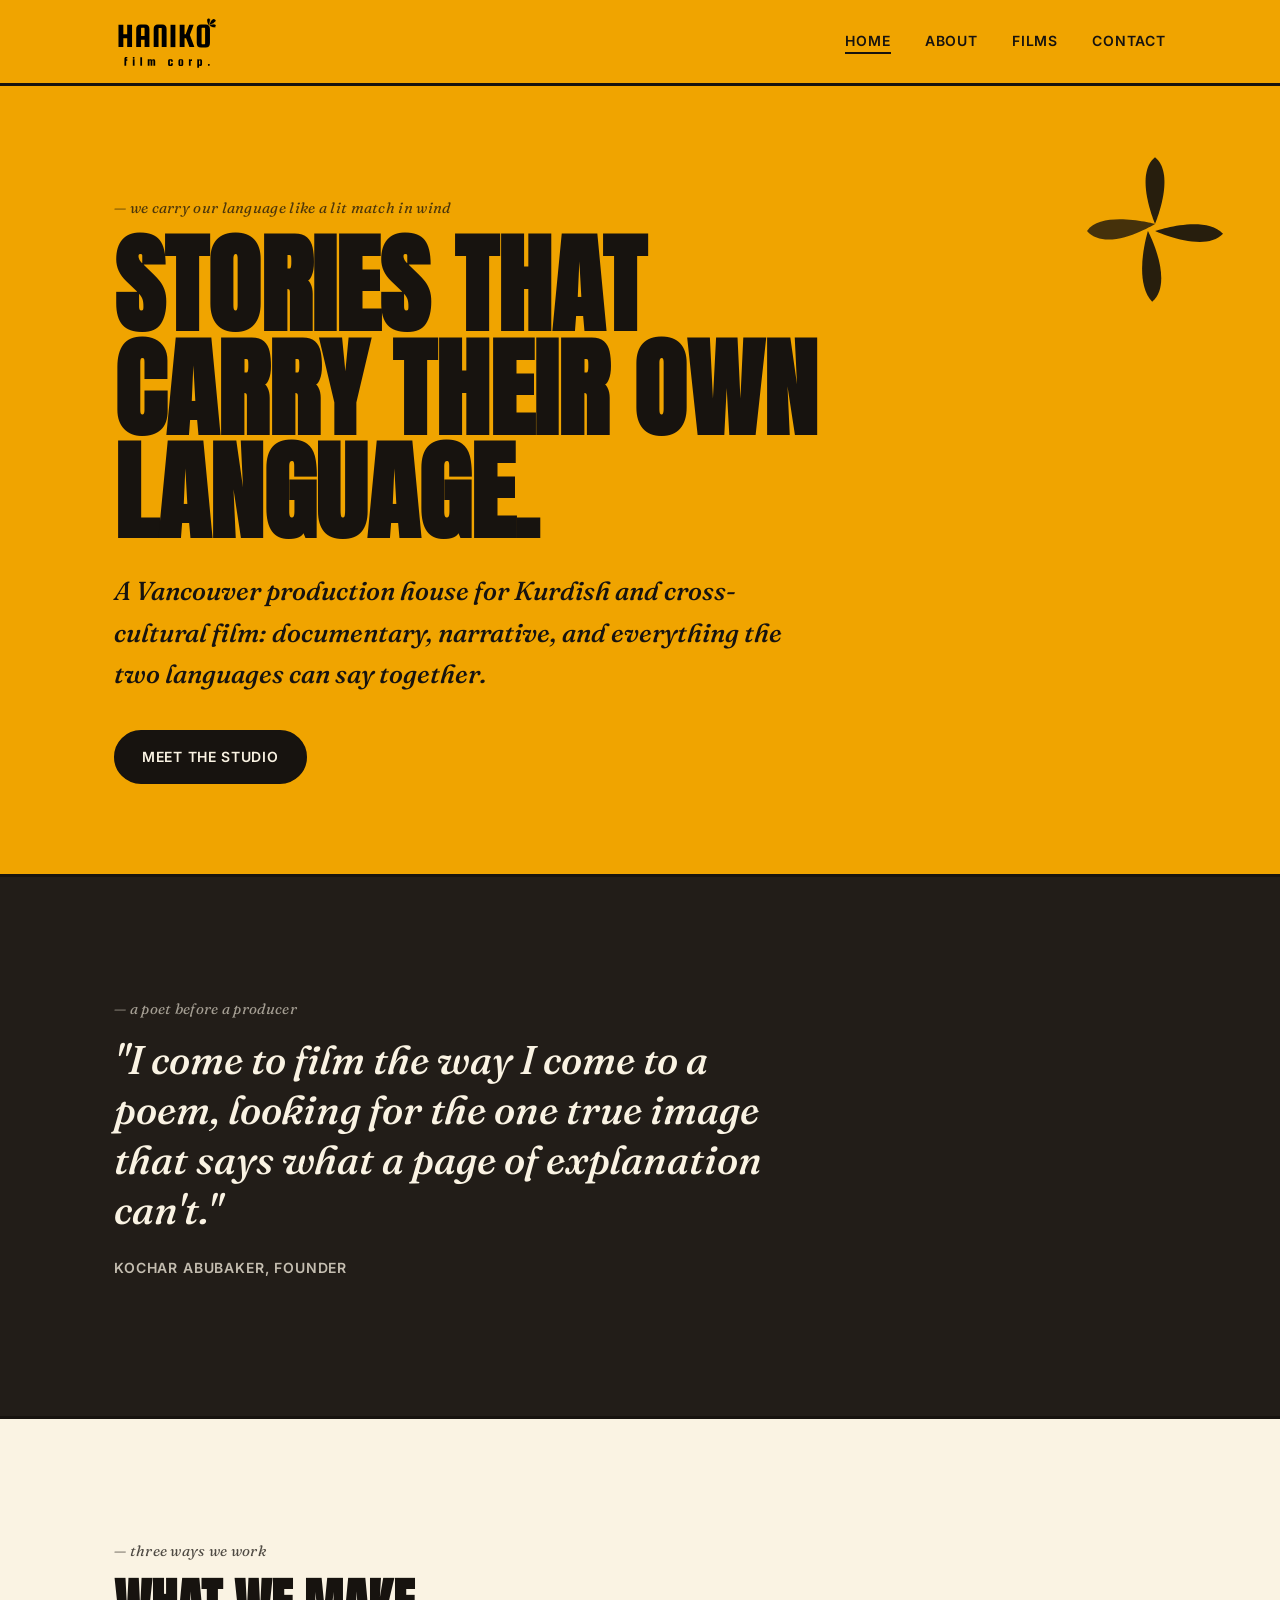
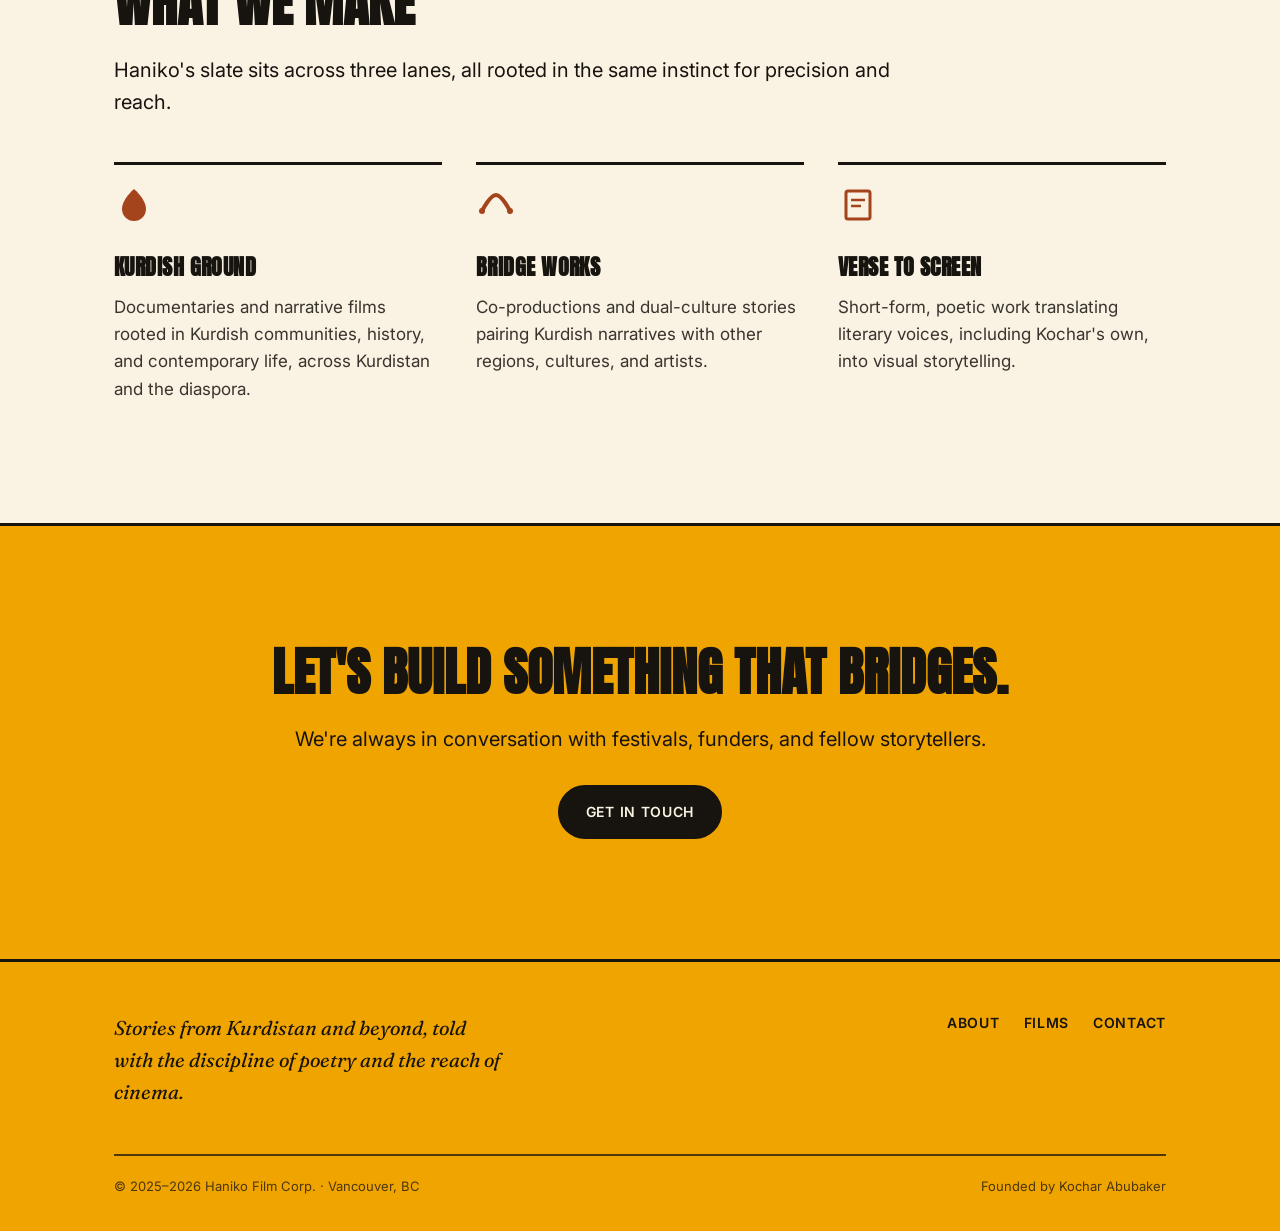
<file: index.html>
<!DOCTYPE html>
<html lang="en">
<head>
<meta charset="UTF-8">
<meta name="viewport" content="width=device-width, initial-scale=1.0">
<title>Haniko Film Corp. · Vancouver, est. 2025</title>
<meta name="description" content="Haniko Film Corp. is a Vancouver-based production company founded by Kurdish poet and producer Kochar Abubaker, producing Kurdish and cross-cultural documentary and narrative film.">
<link rel="icon" href="assets/logo.png">
<link rel="stylesheet" href="styles.css">
</head>
<body>

<nav class="site-nav">
  <div class="wrap">
    <a class="brand" href="index.html" aria-label="Haniko Film Corp."><span class="brand-lockup"><img class="brand-mark" src="assets/logo-mark.svg" alt=""><img class="brand-sub" src="assets/logo-sub.svg" alt=""></span></a>
    <button class="nav-toggle" aria-label="Open menu" aria-expanded="false"><span></span></button>
    <ul class="nav-links">
      <li><a href="index.html" aria-current="page">Home</a></li>
      <li><a href="about.html">About</a></li>
      <li><a href="films.html">Films</a></li>
      <li><a href="contact.html">Contact</a></li>
    </ul>
  </div>
</nav>

<header class="hero">
  <svg class="bloom" viewBox="0 0 120 120" fill="none" xmlns="http://www.w3.org/2000/svg" aria-hidden="true" style="color:var(--ink)">
    <path d="M60 55C60 55 45 20 60 8C75 20 60 55 60 55Z" fill="currentColor"/>
    <path d="M60 60C60 60 95 48 108 62C95 76 60 60 60 60Z" fill="currentColor"/>
    <path d="M55 60C55 60 44 95 58 110C74 96 55 60 55 60Z" fill="currentColor"/>
    <path d="M60 55C60 55 22 45 12 60C26 76 60 55 60 55Z" fill="currentColor" opacity="0.85"/>
  </svg>
  <div class="wrap">
    <p class="verse">we carry our language like a lit match in wind</p>
    <h1>Stories that carry their own language.</h1>
    <p class="lede">A Vancouver production house for Kurdish and cross-cultural film: documentary, narrative, and everything the two languages can say together.</p>
    <a class="btn btn-dark" href="about.html">Meet the studio</a>
  </div>
</header>

<section class="section-dark">
  <div class="wrap reveal">
    <p class="verse" style="opacity:0.6">a poet before a producer</p>
    <p class="pull-quote">"I come to film the way I come to a poem, looking for the one true image that says what a page of explanation can't."</p>
    <p class="pull-quote-attr">Kochar Abubaker, Founder</p>
  </div>
</section>

<section class="section-cream">
  <div class="wrap reveal">
    <p class="verse">three ways we work</p>
    <h2>What we make</h2>
    <p class="lead-text">Haniko's slate sits across three lanes, all rooted in the same instinct for precision and reach.</p>
    <div class="pillars">
      <div class="pillar">
        <svg viewBox="0 0 40 40" fill="none" aria-hidden="true"><path d="M20 4C20 4 8 14 8 24a12 12 0 0024 0c0-10-12-20-12-20Z" fill="var(--rust)"/></svg>
        <h3>Kurdish Ground</h3>
        <p>Documentaries and narrative films rooted in Kurdish communities, history, and contemporary life, across Kurdistan and the diaspora.</p>
      </div>
      <div class="pillar">
        <svg viewBox="0 0 40 40" fill="none" aria-hidden="true"><path d="M6 26C6 26 14 10 20 10s14 16 14 16" stroke="var(--rust)" stroke-width="4" stroke-linecap="round"/><circle cx="6" cy="26" r="3" fill="var(--rust)"/><circle cx="34" cy="26" r="3" fill="var(--rust)"/></svg>
        <h3>Bridge Works</h3>
        <p>Co-productions and dual-culture stories pairing Kurdish narratives with other regions, cultures, and artists.</p>
      </div>
      <div class="pillar">
        <svg viewBox="0 0 40 40" fill="none" aria-hidden="true"><rect x="8" y="6" width="24" height="28" rx="2" stroke="var(--rust)" stroke-width="3"/><line x1="13" y1="15" x2="27" y2="15" stroke="var(--rust)" stroke-width="2.5"/><line x1="13" y1="21" x2="23" y2="21" stroke="var(--rust)" stroke-width="2.5"/></svg>
        <h3>Verse to Screen</h3>
        <p>Short-form, poetic work translating literary voices, including Kochar's own, into visual storytelling.</p>
      </div>
    </div>
  </div>
</section>

<section class="section-marigold">
  <div class="wrap reveal" style="text-align:center">
    <h2>Let's build something that bridges.</h2>
    <p class="lead-text" style="margin:0 auto 30px">We're always in conversation with festivals, funders, and fellow storytellers.</p>
    <a class="btn btn-dark" href="contact.html">Get in touch</a>
  </div>
</section>

<footer>
  <div class="wrap">
    <div class="footer-grid">
      <p class="footer-tagline">Stories from Kurdistan and beyond, told with the discipline of poetry and the reach of cinema.</p>
      <ul class="footer-links">
        <li><a href="about.html">About</a></li>
        <li><a href="films.html">Films</a></li>
        <li><a href="contact.html">Contact</a></li>
      </ul>
    </div>
    <div class="footer-bottom">
      <span>© 2025–2026 Haniko Film Corp. · Vancouver, BC</span>
      <span>Founded by Kochar Abubaker</span>
    </div>
  </div>
</footer>

<script src="script.js"></script>
</body>
</html>
</file>
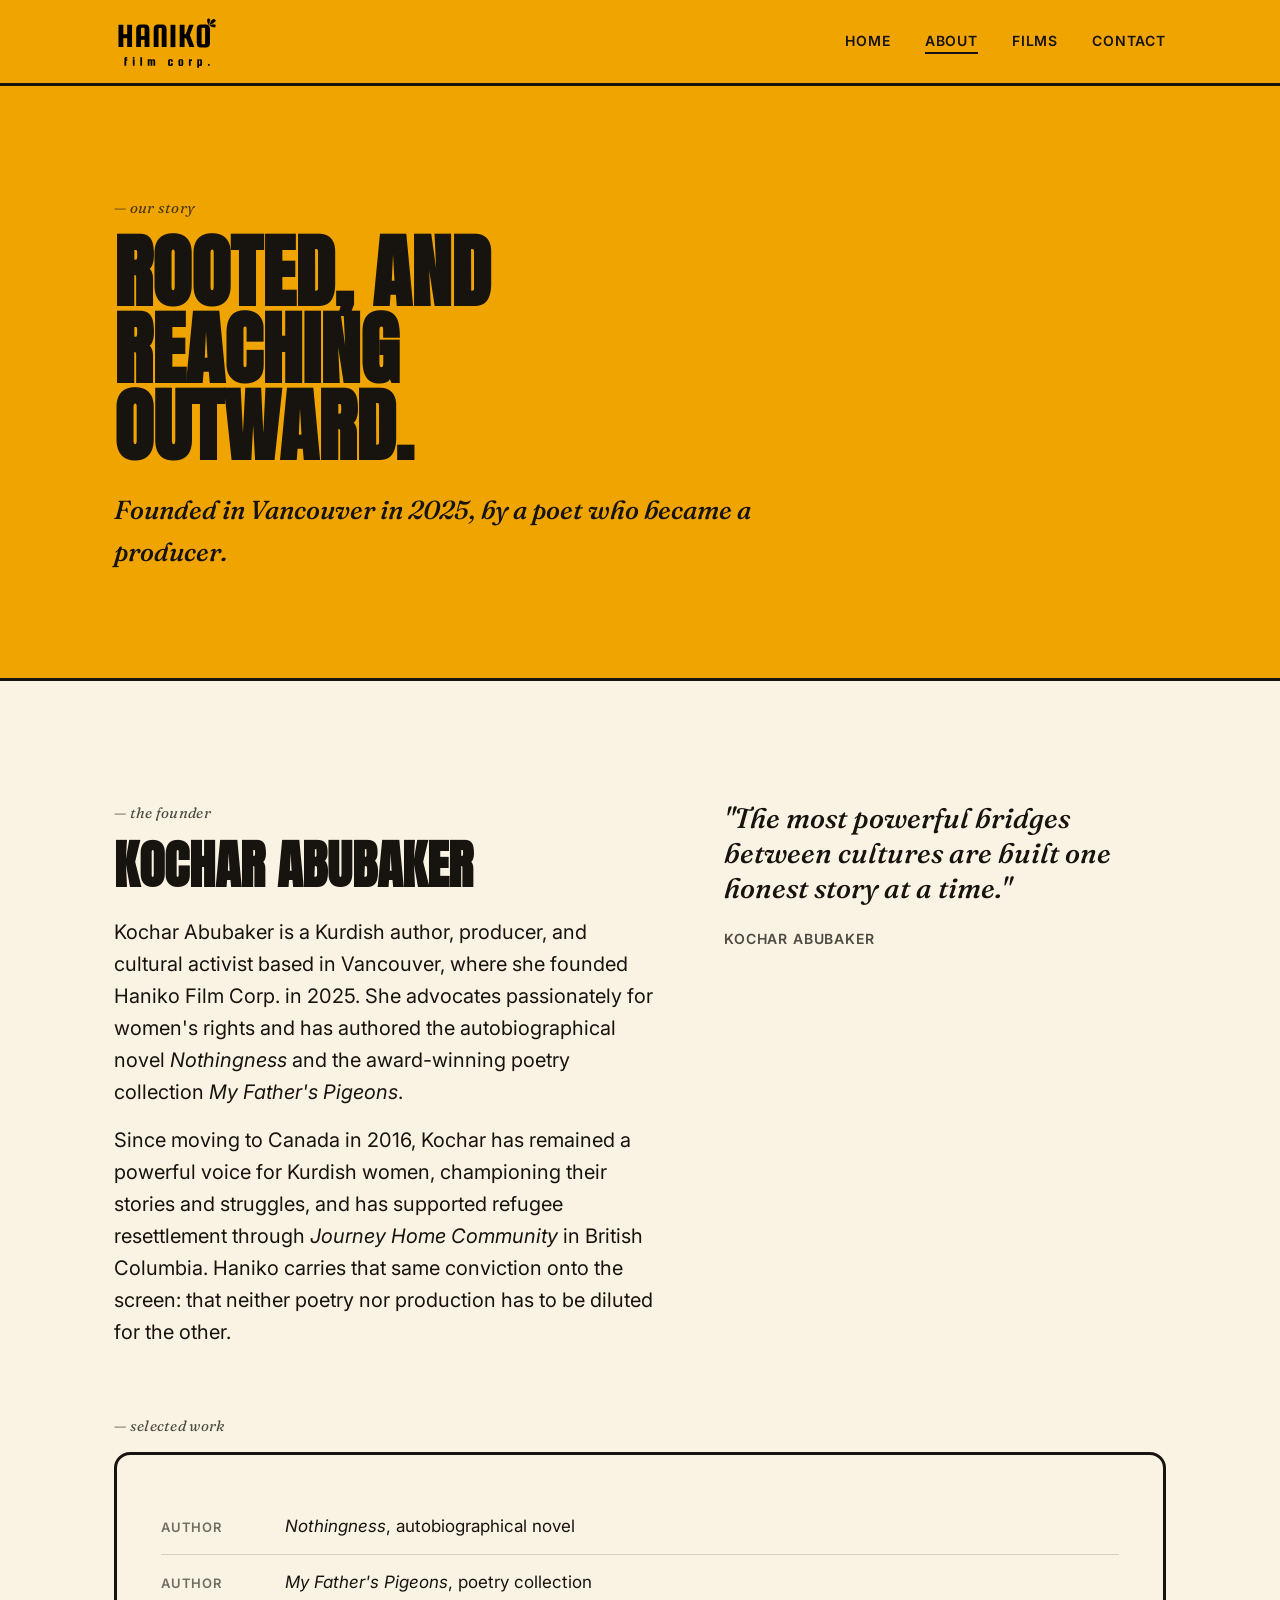
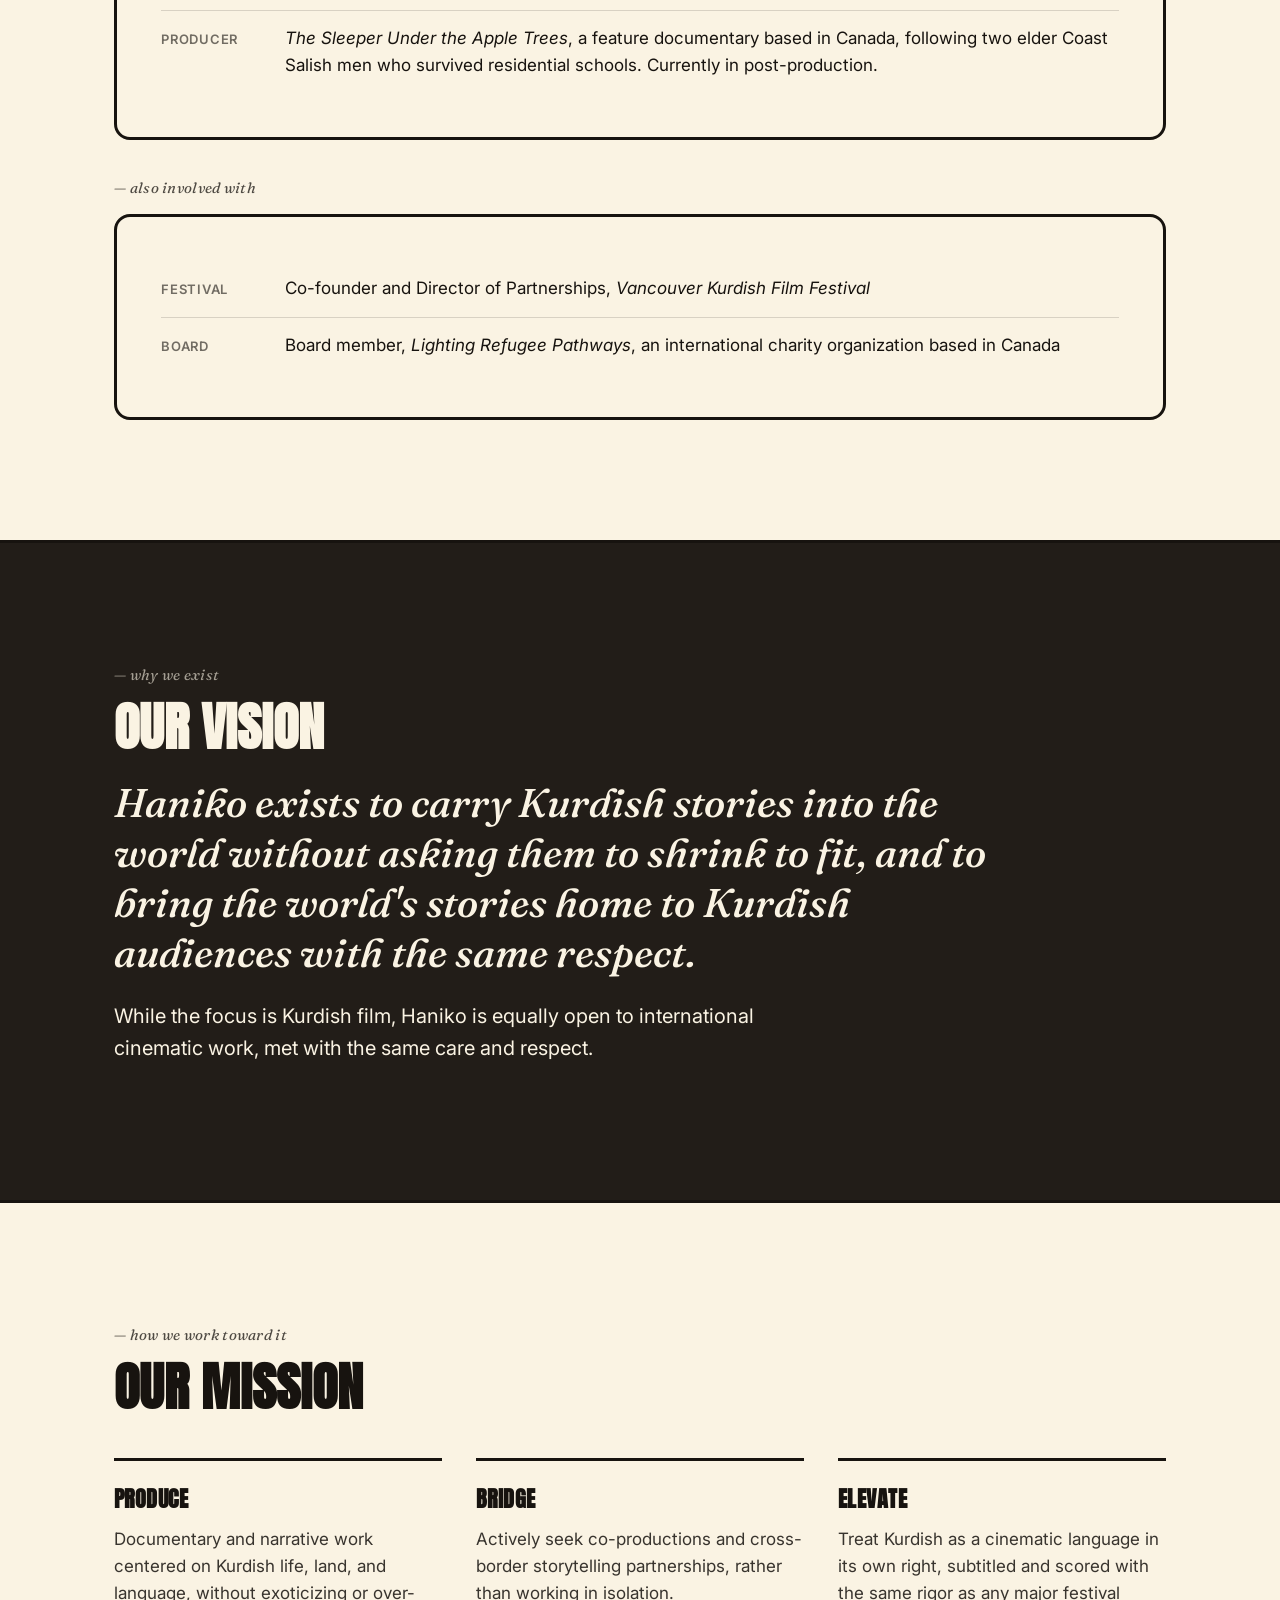
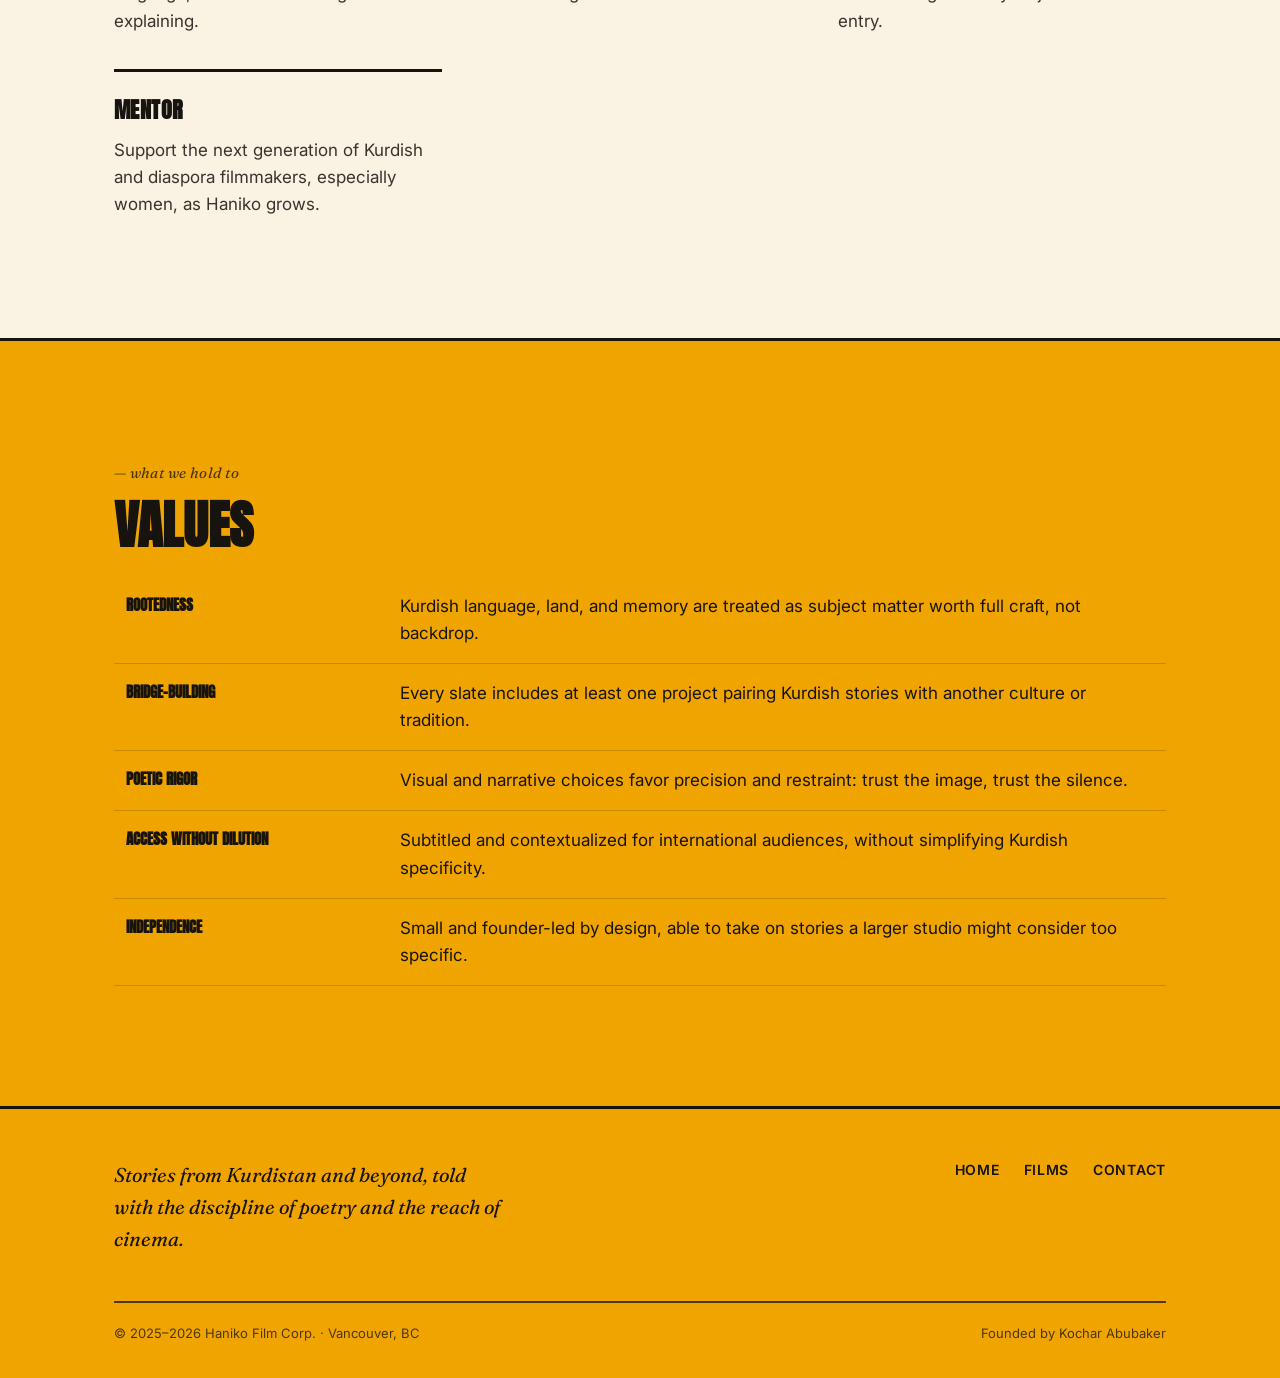
<file: about.html>
<!DOCTYPE html>
<html lang="en">
<head>
<meta charset="UTF-8">
<meta name="viewport" content="width=device-width, initial-scale=1.0">
<title>About · Haniko Film Corp.</title>
<meta name="description" content="Haniko Film Corp. was founded in 2025 by Kurdish poet and producer Kochar Abubaker. Our vision, mission, and values.">
<link rel="icon" href="assets/logo.png">
<link rel="stylesheet" href="styles.css">
</head>
<body>

<nav class="site-nav">
  <div class="wrap">
    <a class="brand" href="index.html" aria-label="Haniko Film Corp."><span class="brand-lockup"><img class="brand-mark" src="assets/logo-mark.svg" alt=""><img class="brand-sub" src="assets/logo-sub.svg" alt=""></span></a>
    <button class="nav-toggle" aria-label="Open menu" aria-expanded="false"><span></span></button>
    <ul class="nav-links">
      <li><a href="index.html">Home</a></li>
      <li><a href="about.html" aria-current="page">About</a></li>
      <li><a href="films.html">Films</a></li>
      <li><a href="contact.html">Contact</a></li>
    </ul>
  </div>
</nav>

<header class="hero" style="padding-bottom:70px">
  <div class="wrap">
    <p class="verse">our story</p>
    <h1 style="font-size:clamp(38px,7vw,80px)">Rooted, and reaching outward.</h1>
    <p class="lede">Founded in Vancouver in 2025, by a poet who became a producer.</p>
  </div>
</header>

<section class="section-cream">
  <div class="wrap reveal split">
    <div>
      <p class="verse">the founder</p>
      <h2>Kochar Abubaker</h2>
      <p class="lead-text">Kochar Abubaker is a Kurdish author, producer, and cultural activist based in Vancouver, where she founded Haniko Film Corp. in 2025. She advocates passionately for women's rights and has authored the autobiographical novel <em>Nothingness</em> and the award-winning poetry collection <em>My Father's Pigeons</em>.</p>
      <p class="lead-text">Since moving to Canada in 2016, Kochar has remained a powerful voice for Kurdish women, championing their stories and struggles, and has supported refugee resettlement through <em>Journey Home Community</em> in British Columbia. Haniko carries that same conviction onto the screen: that neither poetry nor production has to be diluted for the other.</p>
    </div>
    <div>
      <p class="pull-quote" style="font-size:clamp(20px,2.6vw,28px)">"The most powerful bridges between cultures are built one honest story at a time."</p>
      <p class="pull-quote-attr">Kochar Abubaker</p>
    </div>
  </div>
  <div class="wrap reveal" style="margin-top:50px">
    <p class="verse">selected work</p>
    <div class="contact-card">
      <div class="contact-row">
        <span class="label">Author</span>
        <span><em>Nothingness</em>, autobiographical novel</span>
      </div>
      <div class="contact-row">
        <span class="label">Author</span>
        <span><em>My Father's Pigeons</em>, poetry collection</span>
      </div>
      <div class="contact-row">
        <span class="label">Producer</span>
        <span><em>The Sleeper Under the Apple Trees</em>, a feature documentary based in Canada, following two elder Coast Salish men who survived residential schools. Currently in post-production.</span>
      </div>
    </div>
  </div>
  <div class="wrap reveal" style="margin-top:36px">
    <p class="verse">also involved with</p>
    <div class="contact-card">
      <div class="contact-row">
        <span class="label">Festival</span>
        <span>Co-founder and Director of Partnerships, <em>Vancouver Kurdish Film Festival</em></span>
      </div>
      <div class="contact-row">
        <span class="label">Board</span>
        <span>Board member, <em>Lighting Refugee Pathways</em>, an international charity organization based in Canada</span>
      </div>
    </div>
  </div>
</section>

<section class="section-dark">
  <div class="wrap reveal">
    <p class="verse" style="opacity:0.6">why we exist</p>
    <h2>Our vision</h2>
    <p class="pull-quote" style="max-width:34ch">Haniko exists to carry Kurdish stories into the world without asking them to shrink to fit, and to bring the world's stories home to Kurdish audiences with the same respect.</p>
    <p class="lead-text" style="max-width:56ch">While the focus is Kurdish film, Haniko is equally open to international cinematic work, met with the same care and respect.</p>
  </div>
</section>

<section class="section-cream">
  <div class="wrap reveal">
    <p class="verse">how we work toward it</p>
    <h2>Our mission</h2>
    <div class="pillars">
      <div class="pillar">
        <h3>Produce</h3>
        <p>Documentary and narrative work centered on Kurdish life, land, and language, without exoticizing or over-explaining.</p>
      </div>
      <div class="pillar">
        <h3>Bridge</h3>
        <p>Actively seek co-productions and cross-border storytelling partnerships, rather than working in isolation.</p>
      </div>
      <div class="pillar">
        <h3>Elevate</h3>
        <p>Treat Kurdish as a cinematic language in its own right, subtitled and scored with the same rigor as any major festival entry.</p>
      </div>
      <div class="pillar">
        <h3>Mentor</h3>
        <p>Support the next generation of Kurdish and diaspora filmmakers, especially women, as Haniko grows.</p>
      </div>
    </div>
  </div>
</section>

<section class="section-marigold">
  <div class="wrap reveal">
    <p class="verse">what we hold to</p>
    <h2>Values</h2>
    <table class="values">
      <tr><th>Rootedness</th><td>Kurdish language, land, and memory are treated as subject matter worth full craft, not backdrop.</td></tr>
      <tr><th>Bridge-building</th><td>Every slate includes at least one project pairing Kurdish stories with another culture or tradition.</td></tr>
      <tr><th>Poetic rigor</th><td>Visual and narrative choices favor precision and restraint: trust the image, trust the silence.</td></tr>
      <tr><th>Access without dilution</th><td>Subtitled and contextualized for international audiences, without simplifying Kurdish specificity.</td></tr>
      <tr><th>Independence</th><td>Small and founder-led by design, able to take on stories a larger studio might consider too specific.</td></tr>
    </table>
  </div>
</section>

<footer>
  <div class="wrap">
    <div class="footer-grid">
      <p class="footer-tagline">Stories from Kurdistan and beyond, told with the discipline of poetry and the reach of cinema.</p>
      <ul class="footer-links">
        <li><a href="index.html">Home</a></li>
        <li><a href="films.html">Films</a></li>
        <li><a href="contact.html">Contact</a></li>
      </ul>
    </div>
    <div class="footer-bottom">
      <span>© 2025–2026 Haniko Film Corp. · Vancouver, BC</span>
      <span>Founded by Kochar Abubaker</span>
    </div>
  </div>
</footer>

<script src="script.js"></script>
</body>
</html>
</file>
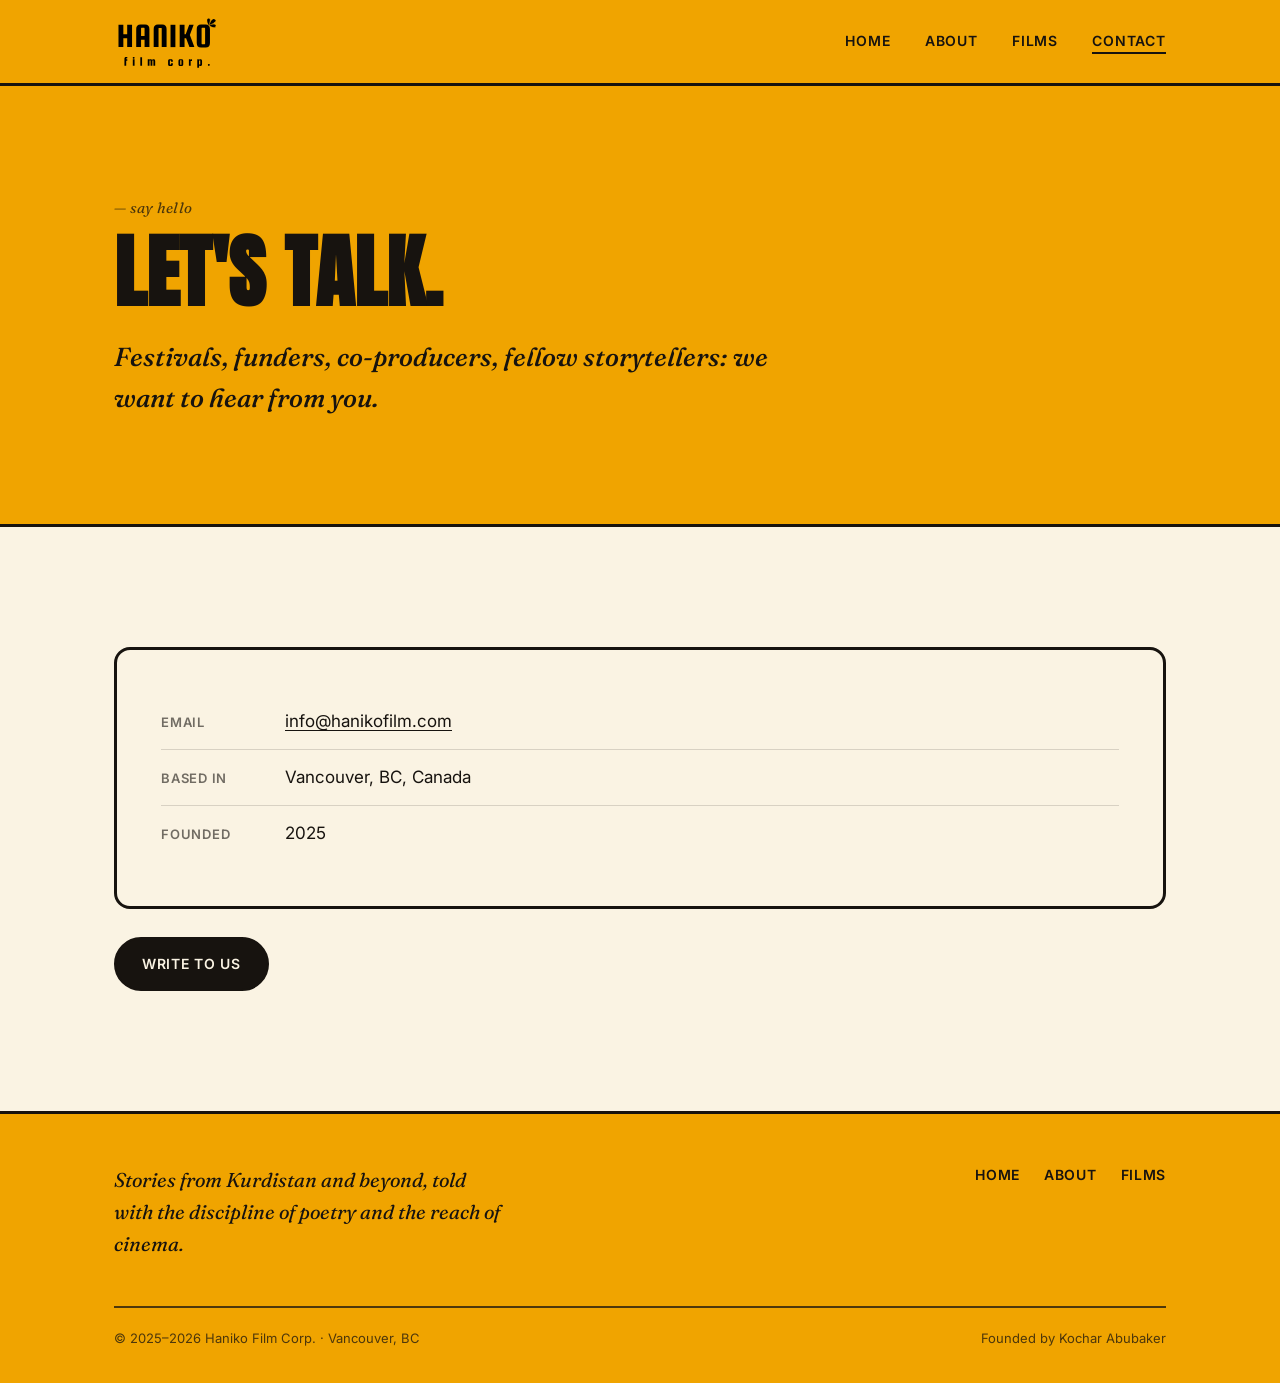
<file: contact.html>
<!DOCTYPE html>
<html lang="en">
<head>
<meta charset="UTF-8">
<meta name="viewport" content="width=device-width, initial-scale=1.0">
<title>Contact · Haniko Film Corp.</title>
<meta name="description" content="Get in touch with Haniko Film Corp., Vancouver, BC.">
<link rel="icon" href="assets/logo.png">
<link rel="stylesheet" href="styles.css">
</head>
<body>

<nav class="site-nav">
  <div class="wrap">
    <a class="brand" href="index.html" aria-label="Haniko Film Corp."><span class="brand-lockup"><img class="brand-mark" src="assets/logo-mark.svg" alt=""><img class="brand-sub" src="assets/logo-sub.svg" alt=""></span></a>
    <button class="nav-toggle" aria-label="Open menu" aria-expanded="false"><span></span></button>
    <ul class="nav-links">
      <li><a href="index.html">Home</a></li>
      <li><a href="about.html">About</a></li>
      <li><a href="films.html">Films</a></li>
      <li><a href="contact.html" aria-current="page">Contact</a></li>
    </ul>
  </div>
</nav>

<header class="hero" style="padding-bottom:70px">
  <div class="wrap">
    <p class="verse">say hello</p>
    <h1 style="font-size:clamp(38px,7vw,80px)">Let's talk.</h1>
    <p class="lede">Festivals, funders, co-producers, fellow storytellers: we want to hear from you.</p>
  </div>
</header>

<section class="section-cream">
  <div class="wrap reveal">
    <div class="contact-card">
      <div class="contact-row">
        <span class="label">Email</span>
        <a href="mailto:info@hanikofilm.com">info@hanikofilm.com</a>
      </div>
      <div class="contact-row">
        <span class="label">Based in</span>
        <span>Vancouver, BC, Canada</span>
      </div>
      <div class="contact-row">
        <span class="label">Founded</span>
        <span>2025</span>
      </div>
    </div>
    <div style="margin-top:28px">
      <a class="btn btn-dark" href="mailto:info@hanikofilm.com">Write to us</a>
    </div>
  </div>
</section>

<footer>
  <div class="wrap">
    <div class="footer-grid">
      <p class="footer-tagline">Stories from Kurdistan and beyond, told with the discipline of poetry and the reach of cinema.</p>
      <ul class="footer-links">
        <li><a href="index.html">Home</a></li>
        <li><a href="about.html">About</a></li>
        <li><a href="films.html">Films</a></li>
      </ul>
    </div>
    <div class="footer-bottom">
      <span>© 2025–2026 Haniko Film Corp. · Vancouver, BC</span>
      <span>Founded by Kochar Abubaker</span>
    </div>
  </div>
</footer>

<script src="script.js"></script>
</body>
</html>
</file>
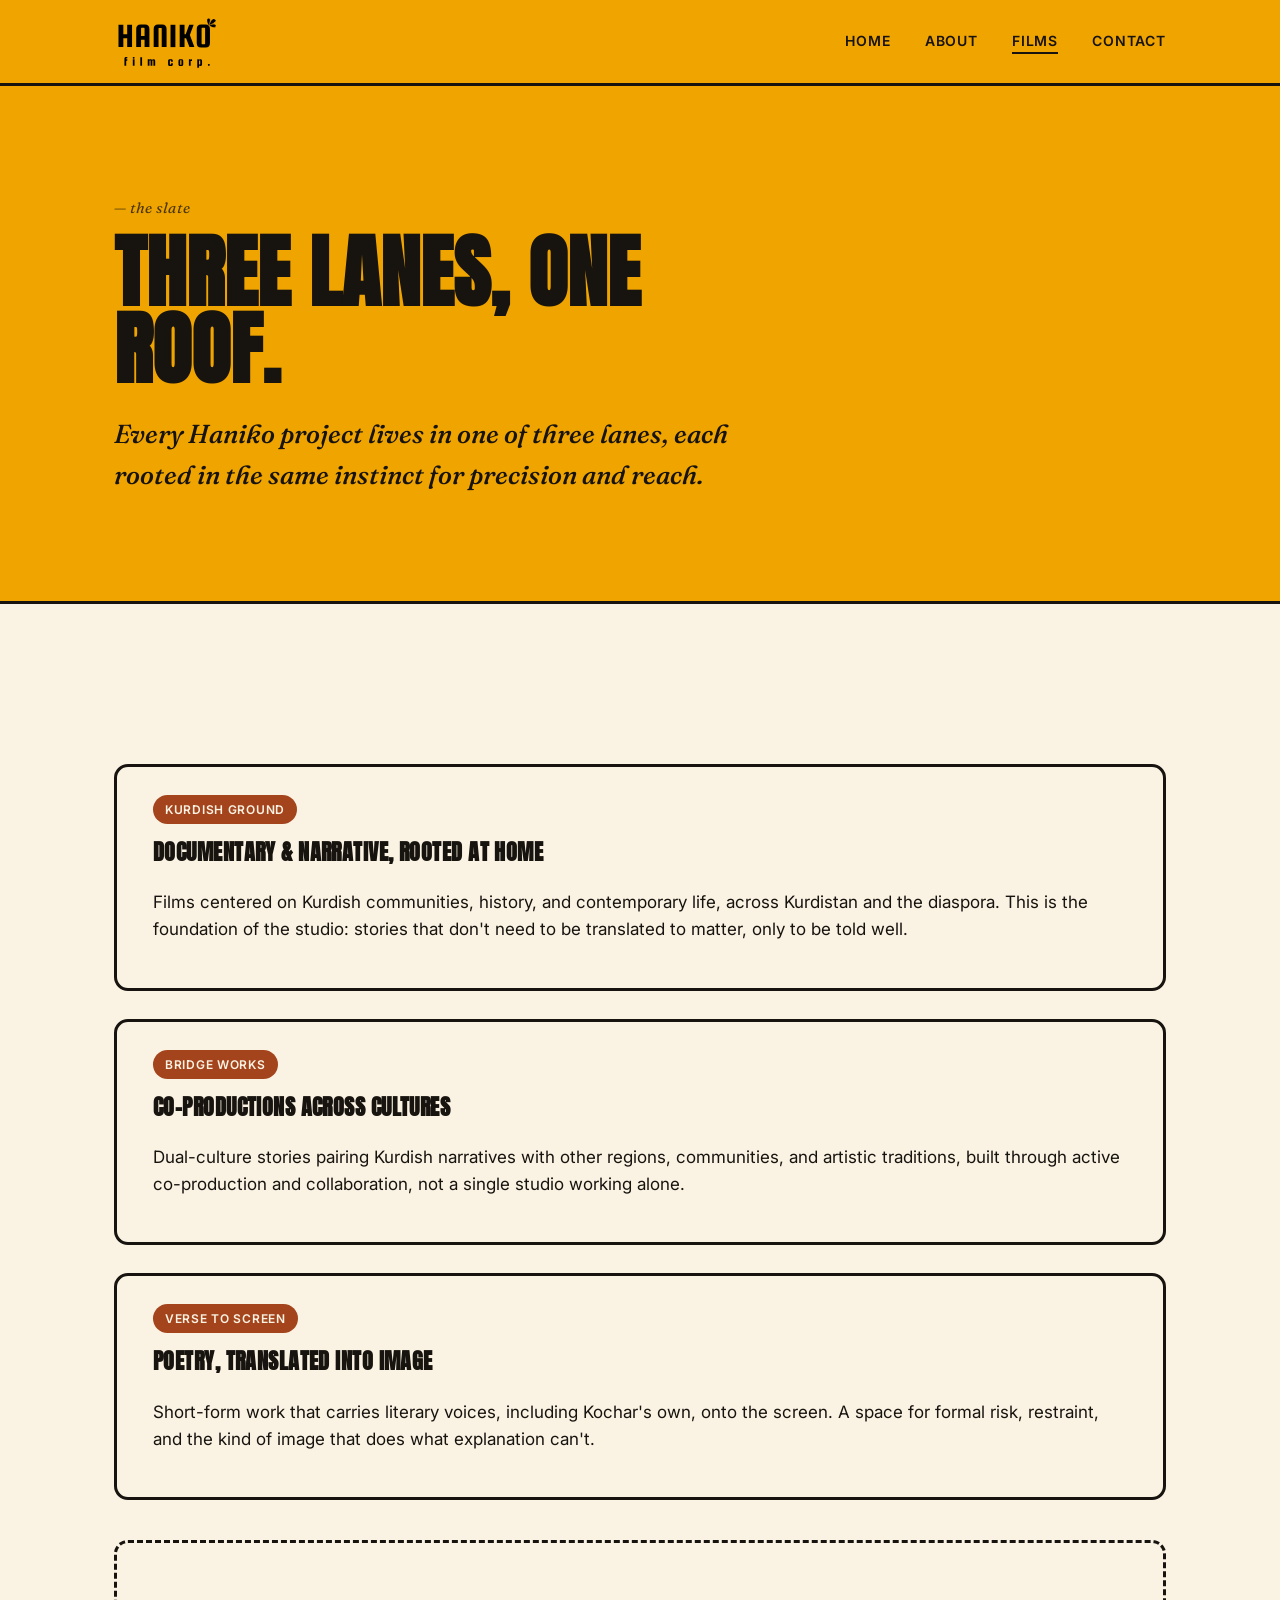
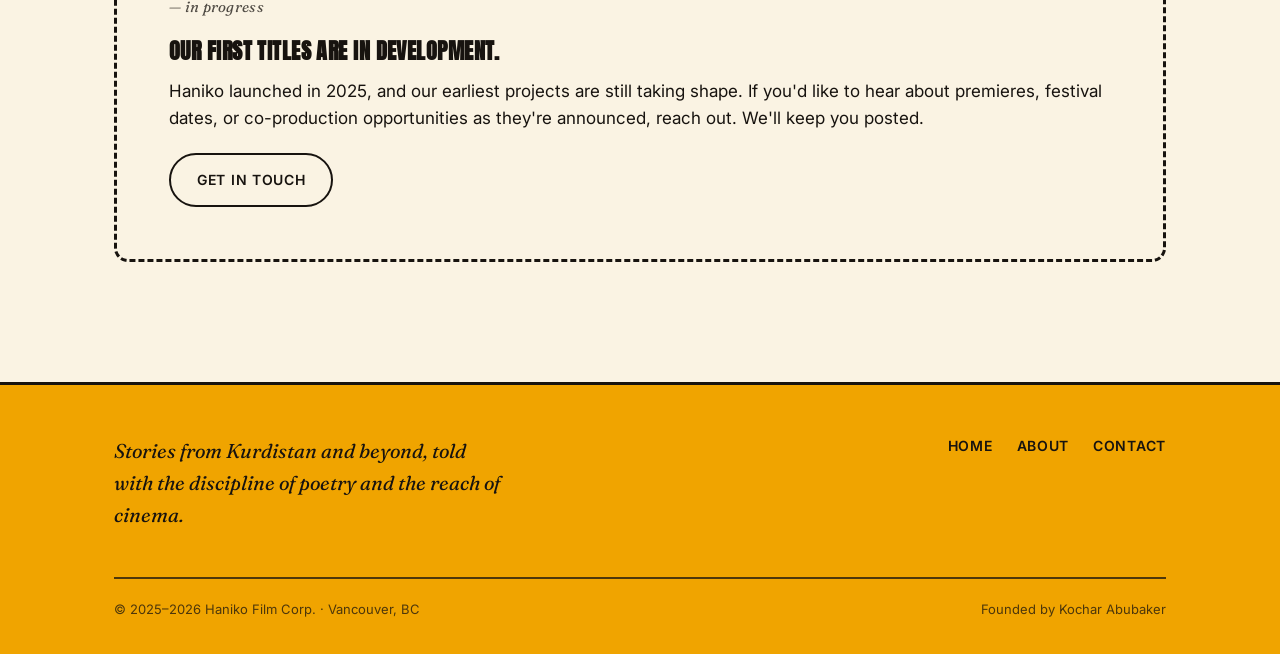
<file: films.html>
<!DOCTYPE html>
<html lang="en">
<head>
<meta charset="UTF-8">
<meta name="viewport" content="width=device-width, initial-scale=1.0">
<title>Films · Haniko Film Corp.</title>
<meta name="description" content="The slate at Haniko Film Corp.: Kurdish Ground, Bridge Works, and Verse to Screen.">
<link rel="icon" href="assets/logo.png">
<link rel="stylesheet" href="styles.css">
</head>
<body>

<nav class="site-nav">
  <div class="wrap">
    <a class="brand" href="index.html" aria-label="Haniko Film Corp."><span class="brand-lockup"><img class="brand-mark" src="assets/logo-mark.svg" alt=""><img class="brand-sub" src="assets/logo-sub.svg" alt=""></span></a>
    <button class="nav-toggle" aria-label="Open menu" aria-expanded="false"><span></span></button>
    <ul class="nav-links">
      <li><a href="index.html">Home</a></li>
      <li><a href="about.html">About</a></li>
      <li><a href="films.html" aria-current="page">Films</a></li>
      <li><a href="contact.html">Contact</a></li>
    </ul>
  </div>
</nav>

<header class="hero" style="padding-bottom:70px">
  <div class="wrap">
    <p class="verse">the slate</p>
    <h1 style="font-size:clamp(38px,7vw,80px)">Three lanes, one roof.</h1>
    <p class="lede">Every Haniko project lives in one of three lanes, each rooted in the same instinct for precision and reach.</p>
  </div>
</header>

<section class="section-cream">
  <div class="wrap reveal">
    <div class="film-list">
      <div class="film-card">
        <span class="film-tag">Kurdish Ground</span>
        <h3>Documentary &amp; narrative, rooted at home</h3>
        <p>Films centered on Kurdish communities, history, and contemporary life, across Kurdistan and the diaspora. This is the foundation of the studio: stories that don't need to be translated to matter, only to be told well.</p>
      </div>
      <div class="film-card">
        <span class="film-tag">Bridge Works</span>
        <h3>Co-productions across cultures</h3>
        <p>Dual-culture stories pairing Kurdish narratives with other regions, communities, and artistic traditions, built through active co-production and collaboration, not a single studio working alone.</p>
      </div>
      <div class="film-card">
        <span class="film-tag">Verse to Screen</span>
        <h3>Poetry, translated into image</h3>
        <p>Short-form work that carries literary voices, including Kochar's own, onto the screen. A space for formal risk, restraint, and the kind of image that does what explanation can't.</p>
      </div>
    </div>

    <div class="empty-state reveal">
      <p class="verse">in progress</p>
      <h3>Our first titles are in development.</h3>
      <p style="margin-bottom:0">Haniko launched in 2025, and our earliest projects are still taking shape. If you'd like to hear about premieres, festival dates, or co-production opportunities as they're announced, reach out. We'll keep you posted.</p>
      <div style="margin-top:20px"><a class="btn btn-ghost" href="contact.html">Get in touch</a></div>
    </div>
  </div>
</section>

<footer>
  <div class="wrap">
    <div class="footer-grid">
      <p class="footer-tagline">Stories from Kurdistan and beyond, told with the discipline of poetry and the reach of cinema.</p>
      <ul class="footer-links">
        <li><a href="index.html">Home</a></li>
        <li><a href="about.html">About</a></li>
        <li><a href="contact.html">Contact</a></li>
      </ul>
    </div>
    <div class="footer-bottom">
      <span>© 2025–2026 Haniko Film Corp. · Vancouver, BC</span>
      <span>Founded by Kochar Abubaker</span>
    </div>
  </div>
</footer>

<script src="script.js"></script>
</body>
</html>
</file>
<file: styles.css>
/* ============================================
   HANIKO FILM CORP — design tokens
   Display: Anton (bold, matches the wordmark's weight)
   Editorial serif: Fraunces (poet's voice — quotes, verse lines)
   Utility: Inter (nav, labels, small print)
   ============================================ */

@import url('https://fonts.googleapis.com/css2?family=Anton&family=Fraunces:ital,opsz,wght@0,9..144,400;0,9..144,600;1,9..144,400;1,9..144,500&family=Inter:wght@400;500;600&display=swap');

:root{
  --marigold: #F0A400;
  --marigold-deep: #C98300;
  --ink: #17130F;
  --cream: #FAF3E3;
  --rust: #A4441C;
  --charcoal: #221D18;
  --charcoal-soft: #2C2620;

  --font-display: 'Anton', Impact, sans-serif;
  --font-serif: 'Fraunces', Georgia, serif;
  --font-body: 'Inter', -apple-system, sans-serif;

  --max-w: 1180px;
  --edge: clamp(24px, 5vw, 72px);
}

*{ box-sizing: border-box; }
html{ scroll-behavior: smooth; }
body{
  margin: 0;
  background: var(--cream);
  color: var(--ink);
  font-family: var(--font-body);
  font-size: 17px;
  line-height: 1.6;
  -webkit-font-smoothing: antialiased;
}
@media (prefers-reduced-motion: reduce){
  html{ scroll-behavior: auto; }
  *{ animation-duration: 0.01ms !important; transition-duration: 0.01ms !important; }
}

img{ max-width: 100%; display: block; }
a{ color: inherit; }
:focus-visible{ outline: 3px solid var(--rust); outline-offset: 3px; }

.wrap{ max-width: var(--max-w); margin: 0 auto; padding-left: var(--edge); padding-right: var(--edge); }

/* ---------- eyebrow / verse line ---------- */
.verse{
  font-family: var(--font-serif);
  font-style: italic;
  font-weight: 400;
  font-size: 15px;
  letter-spacing: 0.02em;
  opacity: 0.75;
  margin: 0 0 14px;
}
.verse::before{ content: "— "; }

/* ---------- nav ---------- */
.site-nav{
  position: sticky; top: 0; z-index: 50;
  background: var(--marigold);
  border-bottom: 3px solid var(--ink);
}
.site-nav .wrap{
  display: flex; align-items: center; justify-content: space-between;
  padding-top: 14px; padding-bottom: 14px;
}
.brand{ display: flex; align-items: center; text-decoration: none; }
.brand-lockup{ display: flex; flex-direction: column; gap: 4px; }
.brand-mark{ height: 36px; }
.brand-sub{ height: 15px; }
.nav-links{
  display: flex; gap: clamp(16px, 3vw, 34px);
  list-style: none; margin: 0; padding: 0;
  font-family: var(--font-body); font-weight: 600;
  font-size: 14px; letter-spacing: 0.06em; text-transform: uppercase;
}
.nav-links a{ text-decoration: none; padding-bottom: 3px; border-bottom: 2px solid transparent; }
.nav-links a:hover, .nav-links a[aria-current="page"]{ border-bottom-color: var(--ink); }
.nav-toggle{ display: none; }

@media (max-width: 640px){
  .nav-links{ position: fixed; inset: 62px 0 0 0; background: var(--marigold); flex-direction: column;
    padding: 28px var(--edge); gap: 20px; font-size: 16px; transform: translateY(-110%);
    transition: transform 0.35s ease; border-bottom: 3px solid var(--ink); }
  .nav-links.open{ transform: translateY(0); }
  .nav-toggle{
    display: block; background: none; border: 2px solid var(--ink); border-radius: 6px;
    width: 40px; height: 36px; cursor: pointer; position: relative;
  }
  .nav-toggle span, .nav-toggle span::before, .nav-toggle span::after{
    content: ""; position: absolute; left: 8px; right: 8px; height: 2px; background: var(--ink);
  }
  .nav-toggle span{ top: 17px; }
  .nav-toggle span::before{ top: -6px; }
  .nav-toggle span::after{ top: 6px; }
}

/* ---------- hero ---------- */
.hero{
  background: var(--marigold);
  padding: clamp(56px, 10vw, 110px) 0 clamp(48px, 8vw, 90px);
  border-bottom: 3px solid var(--ink);
  position: relative; overflow: hidden;
}
.hero h1{
  font-family: var(--font-display);
  font-size: clamp(46px, 8.6vw, 108px);
  line-height: 0.96;
  text-transform: uppercase;
  margin: 0 0 26px;
  max-width: 15ch;
}
.hero .lede{
  font-family: var(--font-serif);
  font-style: italic;
  font-weight: 500;
  font-size: clamp(19px, 2.4vw, 26px);
  max-width: 40ch;
  margin: 0 0 34px;
}
.bloom{
  position: absolute;
  right: clamp(-40px, 4vw, 40px);
  top: clamp(20px, 6vw, 60px);
  width: clamp(90px, 14vw, 170px);
  opacity: 0.92;
}

/* ---------- buttons ---------- */
.btn{
  display: inline-flex; align-items: center; gap: 10px;
  font-family: var(--font-body); font-weight: 600; font-size: 14px;
  letter-spacing: 0.05em; text-transform: uppercase;
  padding: 14px 26px; border-radius: 999px; text-decoration: none;
  border: 2px solid var(--ink);
  transition: transform 0.18s ease, background 0.18s ease, color 0.18s ease;
}
.btn-dark{ background: var(--ink); color: var(--cream); }
.btn-dark:hover{ background: transparent; color: var(--ink); }
.btn-ghost{ background: transparent; color: var(--ink); }
.btn-ghost:hover{ background: var(--ink); color: var(--cream); }
.btn:hover{ transform: translateY(-2px); }

/* ---------- sections ---------- */
section{ padding: clamp(64px, 10vw, 120px) 0; }
.section-dark{ background: var(--charcoal); color: var(--cream); border-bottom: 3px solid var(--ink); }
.section-cream{ background: var(--cream); border-bottom: 3px solid var(--ink); }
.section-marigold{ background: var(--marigold); border-bottom: 3px solid var(--ink); }

h2{
  font-family: var(--font-display);
  text-transform: uppercase;
  font-size: clamp(30px, 4.5vw, 52px);
  line-height: 1.02;
  margin: 0 0 24px;
}
h3{
  font-family: var(--font-display);
  text-transform: uppercase;
  font-size: clamp(18px, 2vw, 22px);
  letter-spacing: 0.02em;
  margin: 0 0 10px;
}
p{ margin: 0 0 16px; }
.lead-text{ font-size: clamp(17px, 1.6vw, 20px); max-width: 62ch; }

/* pull quote */
.pull-quote{
  font-family: var(--font-serif); font-style: italic; font-weight: 500;
  font-size: clamp(24px, 3.4vw, 40px); line-height: 1.25;
  max-width: 26ch; margin: 0 0 22px;
}
.pull-quote-attr{
  font-family: var(--font-body); font-weight: 600; font-size: 14px;
  letter-spacing: 0.06em; text-transform: uppercase; opacity: 0.75;
}

/* pillar grid */
.pillars{
  display: grid; grid-template-columns: repeat(3, 1fr); gap: 34px; margin-top: 44px;
}
@media (max-width: 820px){ .pillars{ grid-template-columns: 1fr; } }
.pillar{ border-top: 3px solid var(--ink); padding-top: 20px; }
.pillar svg{ width: 40px; height: 40px; margin-bottom: 16px; }
.pillar p{ opacity: 0.85; margin-bottom: 0; }

/* values table */
.values{ width: 100%; border-collapse: collapse; margin-top: 20px; }
.values th, .values td{ text-align: left; padding: 16px 12px; border-bottom: 1px solid rgba(23,19,15,0.18); vertical-align: top; }
.values th{ font-family: var(--font-display); text-transform: uppercase; font-size: 15px; width: 26%; }
.section-dark .values td, .section-dark .values th{ border-bottom-color: rgba(250,243,227,0.2); }

/* two-col layout */
.split{ display: grid; grid-template-columns: 1.1fr 0.9fr; gap: clamp(30px, 6vw, 70px); align-items: start; }
@media (max-width: 820px){ .split{ grid-template-columns: 1fr; } }

/* film cards */
.film-list{ display: grid; gap: 28px; margin-top: 40px; }
.film-card{
  border: 3px solid var(--ink); border-radius: 14px; padding: 28px clamp(20px,4vw,36px);
  background: var(--cream); display: flex; flex-direction: column; gap: 10px;
}
.film-tag{
  align-self: flex-start; font-family: var(--font-body); font-weight: 600; font-size: 12px;
  letter-spacing: 0.06em; text-transform: uppercase; background: var(--rust); color: var(--cream);
  padding: 5px 12px; border-radius: 999px;
}
.empty-state{
  border: 3px dashed var(--ink); border-radius: 14px; padding: clamp(30px,6vw,52px);
  text-align: left; margin-top: 40px;
}

/* footer */
footer{ background: var(--marigold); padding: 50px 0 34px; }
.footer-grid{ display: flex; flex-wrap: wrap; justify-content: space-between; gap: 30px; margin-bottom: 30px; }
.footer-tagline{ font-family: var(--font-serif); font-style: italic; font-size: 20px; max-width: 30ch; }
.footer-links{ list-style: none; margin: 0; padding: 0; display: flex; gap: 24px; flex-wrap: wrap;
  font-weight: 600; font-size: 14px; text-transform: uppercase; letter-spacing: 0.05em; }
.footer-links a{ text-decoration: none; border-bottom: 2px solid transparent; }
.footer-links a:hover{ border-bottom-color: var(--ink); }
.footer-bottom{ display: flex; justify-content: space-between; flex-wrap: wrap; gap: 10px;
  font-size: 13px; opacity: 0.75; border-top: 2px solid var(--ink); padding-top: 20px; }

/* reveal on scroll */
.reveal{ opacity: 0; transform: translateY(18px); transition: opacity 0.7s ease, transform 0.7s ease; }
.reveal.in{ opacity: 1; transform: translateY(0); }

/* contact */
.contact-card{
  border: 3px solid var(--ink); border-radius: 16px; padding: clamp(28px,5vw,44px);
  background: var(--cream);
}
.contact-row{ display: flex; align-items: baseline; gap: 14px; padding: 14px 0; border-bottom: 1px solid rgba(23,19,15,0.15); }
.contact-row:last-child{ border-bottom: none; }
.contact-row .label{ font-family: var(--font-body); font-weight: 600; font-size: 13px; text-transform: uppercase; letter-spacing: 0.06em; opacity: 0.6; width: 110px; flex-shrink: 0; }
.contact-row a{ text-decoration: underline; text-underline-offset: 3px; }
</file>
